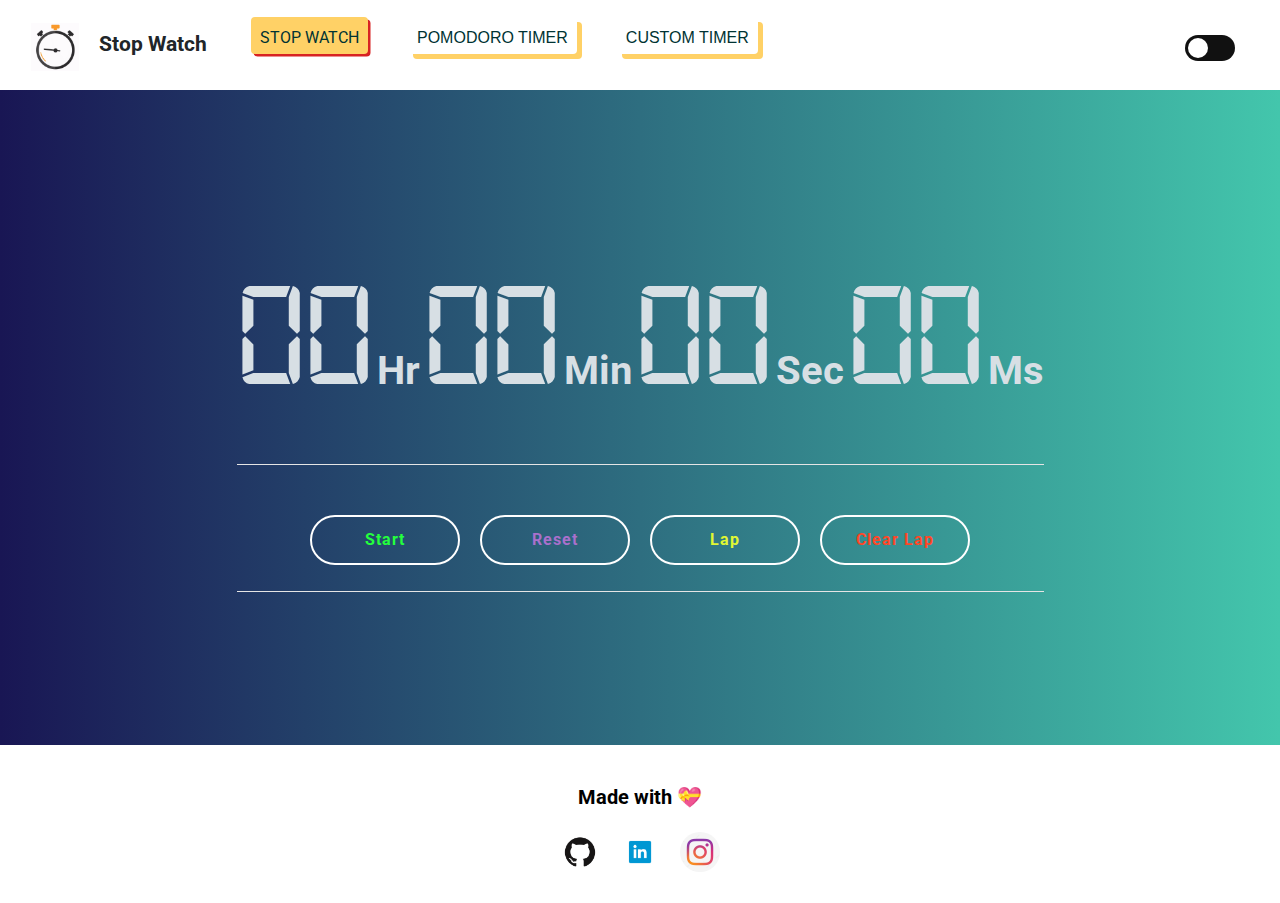
<file: timerstopwatch/stopwatch/index.html>
<!DOCTYPE html>
<html>

<head>
  <meta charset="utf-8" />
  <meta http-equiv="X-UA-Compatible" content="IE=edge" />
  <title>Stop-Watch</title>
  <meta name="description" content="" />
  <meta name="viewport" content="width=device-width, initial-scale=1" />

  <!-- External CSS File Link -->
  <link rel="stylesheet" href="./style.css" />

  <!-- External JS File Link -->

  <!-- Favicon Icon-->
  <link rel="icon" type="image/png" href="./img/favicon.png" />

  <!-- jquery CDN -->
  <script src="https://cdnjs.cloudflare.com/ajax/libs/jquery/3.4.0/jquery.min.js"></script>
  <script type="text/javascript" src="jquery.js"></script>

  <!-- FontAwesome CDN-->
  <link rel="stylesheet" href="https://pro.fontawesome.com/releases/v5.10.0/css/all.css"
    integrity="sha384-AYmEC3Yw5cVb3ZcuHtOA93w35dYTsvhLPVnYs9eStHfGJvOvKxVfELGroGkvsg+p" crossorigin="anonymous" />
  <!-- Bootstrap CDN -->
  <link rel="stylesheet" href="https://maxcdn.bootstrapcdn.com/bootstrap/4.0.0/css/bootstrap.min.css"
    integrity="sha384-Gn5384xqQ1aoWXA+058RXPxPg6fy4IWvTNh0E263XmFcJlSAwiGgFAW/dAiS6JXm" crossorigin="anonymous" />
  <script src="https://cdn.jsdelivr.net/npm/bootstrap@5.2.2/dist/js/bootstrap.bundle.min.js"></script>
</head>

<body>

  <nav class="navbar navbar-default  navbar-expand-lg  bg-white thinner navcol">
    <div class="container-fluid">
        <div class="maintitle">
          <img src="./img/logo.gif"
            style="height: 3rem; width: 3rem;margin-right:1rem; font-weight:bold" alt=""> <span id="title1">Stop Watch</span>
        </div>
      <button class="navbar-toggler" style="background-color: rgb(77, 123, 247);" type="button"
        data-bs-toggle="collapse" data-bs-target="#navbarSupportedContent" aria-controls="navbarSupportedContent"
        aria-expanded="false" aria-label="Toggle navigation">
        <span class="navbar-toggler-icon"></span>
      </button>
      <div class="collapse navbar-collapse" id="navbarSupportedContent">
        <ul class="navbar-nav mr-auto">
          <li class="nav-item px-4">
            <a class="nav-link btn secondary" id="link--active"
              style="font-family:'Lucida Sans', font-weight 'bold', 'Lucida Sans Regular', 'Lucida Grande', 'Lucida Sans Unicode', Geneva, Verdana, sans-serif; color:#003333;"
              href="#">
              STOP WATCH
            </a>
            <a class="nav-link btn secondary"
              style="font-family:'Lucida Sans', 'Lucida Sans : Regular', 'Lucida Grande', 'Lucida Sans Unicode', Geneva, Verdana, sans-serif; color:#003333;"
              href="pomodoro/index.html">
              POMODORO TIMER
            </a>
            <a class="nav-link btn secondary"
              style="font-family:'Lucida Sans', 'Lucida Sans : Regular', 'Lucida : Grande', 'Lucida Sans : Unicode', Geneva, Verdana, sans-serif; color:#003333;"
              href="custom_timer/timer.html">
              CUSTOM TIMER
            </a>
          </li>
        </ul>
        <div id="switch-theme">
          <input type="checkbox" id="light" class="checkbox">
          <label for="checkbox" class="label">
            <i class="fas fa-moon"></i>
            <i class="fas fa-sun"></i>
            <div class="ball">
              <!-- </ball> -->
            </div>
          </label>
        </div>
      </div>
  </div>
</nav>

  <div class="container-fluid">
    <div id="container">
      <div>
        <div id="time">
          <span>
            <span class="digit" id="hr">00</span>
            <span class="txt">Hr</span>
          </span>
          <span>
            <span class="digit" id="min">00</span>
            <span class="txt">Min</span>
          </span>
          <span>
            <span class="digit" id="sec">00</span>
            <span class="txt">Sec</span>
          </span>
          <span>
            <span class="digit" id="count">00</span>
            <span class="txt">Ms</span>
          </span>
        </div>
        <span class="todayDate">
          <h3><span id="d1"></span></h3>
        </span>
      </div>
      <hr />
      <div id="btn-container">
        <button class="buttons" id="start" onclick="start()">
          <i class="fas fa-play-circle"></i> Start
        </button>
        <!--   <button class="btn" id="stop" onclick="stop()">Stop</button> -->
        <button class="buttons" id="reset" onclick="reset()">
          <i class="fas fa-undo"></i> Reset
        </button>
        <button class="buttons" id="lap" onclick="lap()">
          <i class="fas fa-stopwatch"></i> Lap
        </button>
        <button class="buttons" id="clearlap" onclick="clearLap()">
          <i class="fas fa-trash"></i> Clear Lap
        </button>
      </div>
      <div>
        <div id="record-container">
          <table id="record-table">
            <tr>
              <th>Lap Number</th>
              <th>Time</th>
              <th>Diff</th>
            </tr>
            <tbody id="record-table-body"></tbody>
          </table>
        </div>
      </div>
      <hr />
    </div>
  </div>

  <script type="text/javascript">
    // start or stop stopwatch using "spacebar" key
    document.addEventListener("keyup", (event) => {
      if (event.code === "Space") {
        start();
      }
    });
    document.addEventListener("keyup", (event) => {
      if (event.code === "Backspace") {
        reset();
      }
    });
    document.addEventListener("keyup", (event) => {
      if (event.code === "Enter") {
        lap();
      }
    });

    document.addEventListener("keyup", (event) => {
      if (event.code === "Numpad0") {
        clearLap();
      }
    });
  </script>
  <script src="script.js"></script>

  <!-- FOOTER -->
  <footer>
    <div class="container-fluid my-class foot">
      <div class="container">
        <p class="textfooter" style="margin-top: 2rem;">Made with 💝</p>

        <div>
          <ul style="color: white" class="social-links">
            <li class="hov">
              <a href="https://github.com/Romil-patel696">
                <img class="link" src="./img/GitHub.png" /></a>
            </li>
            <li class="hov">
              <a href="www.linkedin.com/in/romil-patel4217">
                <img class="link" src="./img/LinkedinLogo.png" /></a>
            </li>
            <li class="hov">
              <a href="#">
                <img class="link" src="./img/Instagram.png" /></a>
            </li>
          </ul>
        </div>
      </div>
    </div>
    
    <!-- </container> -->
  </footer>
</body>

</html>
</file>
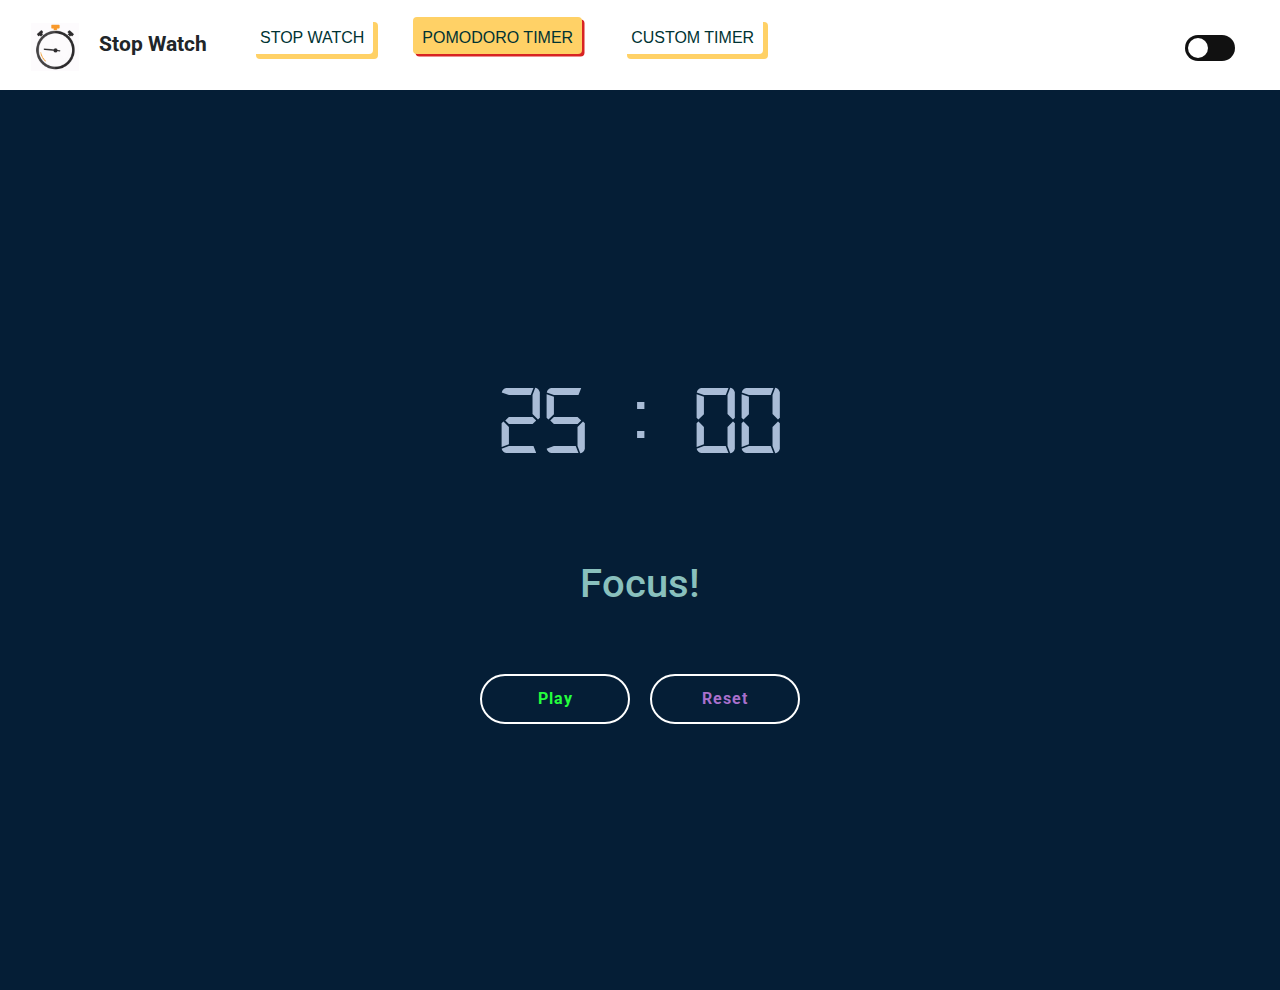
<file: timerstopwatch/stopwatch/pomodoro/index.html>
<!DOCTYPE html>
<html lang='en'>

<head>
    <meta charset='UTF-8'>
    <meta http-equiv='X-UA-Compatible' content='IE=edge'>
    <meta name='viewport' content='width=device-width, initial-scale=1.0'>

    <!-- Roboto font -->
    <link rel="preconnect" href="https://fonts.googleapis.com">
    <link rel="preconnect" href="https://fonts.gstatic.com" crossorigin>
    <link href="https://fonts.googleapis.com/css2?family=Roboto:wght@100;300&display=swap" rel="stylesheet">

    <!-- Favicon Icon-->
    <link rel="apple-touch-icon" sizes="180x180" href="../img/Pomodoro.png">
    <link rel="icon" type="image/png" sizes="32x32" href="../img/Pomodoro.png">

    <!-- jquery CDN -->
    <script src="https://cdnjs.cloudflare.com/ajax/libs/jquery/3.4.0/jquery.min.js"></script>
    <script src="https://cdnjs.cloudflare.com/ajax/libs/jquery/3.4.0/jquery.min.js"></script>

    <!-- FontAwesome CDN-->
    <link rel="stylesheet" href="https://pro.fontawesome.com/releases/v5.10.0/css/all.css"
        integrity="sha384-AYmEC3Yw5cVb3ZcuHtOA93w35dYTsvhLPVnYs9eStHfGJvOvKxVfELGroGkvsg+p" crossorigin="anonymous" />

    <link href='https://cdn.jsdelivr.net/npm/bootstrap@5.1.1/dist/css/bootstrap.min.css' rel='stylesheet'
        integrity='sha384-F3w7mX95PdgyTmZZMECAngseQB83DfGTowi0iMjiWaeVhAn4FJkqJByhZMI3AhiU' crossorigin='anonymous'>
    <link rel='stylesheet' href='index.css' />
    <link rel="stylesheet" href="..\style.css"
    <!-- Bootstrap CDN -->
    <link rel="stylesheet" href="https://maxcdn.bootstrapcdn.com/bootstrap/4.0.0/css/bootstrap.min.css"
        integrity="sha384-Gn5384xqQ1aoWXA+058RXPxPg6fy4IWvTNh0E263XmFcJlSAwiGgFAW/dAiS6JXm" crossorigin="anonymous" />
    <script src="https://cdn.jsdelivr.net/npm/bootstrap@5.2.2/dist/js/bootstrap.bundle.min.js"></script>

    <title>Pomodoro timer</title>
</head>

<body>
    <nav class="navbar navbar-default  navbar-expand-lg  bg-white thinner navcol">
        <div class="container-fluid">
            <div class="maintitle">
                <img src="../img/logo.gif" style="height: 3rem; width: 3rem;margin-right:1rem;" alt=""> <span
                    id="title1">Stop Watch</span>
            </div>
            <button class="navbar-toggler" style="background-color: rgb(77, 123, 247);" type="button"
                data-bs-toggle="collapse" data-bs-target="#navbarSupportedContent"
                aria-controls="navbarSupportedContent" aria-expanded="false" aria-label="Toggle navigation">
                <span class="navbar-toggler-icon"></span>
            </button>
            <div class="collapse navbar-collapse" id="navbarSupportedContent">
                <ul class="navbar-nav mr-auto">
                    <li class="nav-item px-4">
                        <a class="nav-link btn secondary"
                            style="font-family:'Lucida Sans', 'Lucida Sans Regular', 'Lucida Grande', 'Lucida Sans Unicode', Geneva, Verdana, sans-serif; color:#003333;"
                            href="../index.html">
                            STOP WATCH
                        </a>
                        <a class="nav-link btn secondary" id="link--active"
                            style="font-family:'Lucida Sans', 'Lucida Sans Regular', 'Lucida Grande', 'Lucida Sans Unicode', Geneva, Verdana, sans-serif; color:#003333;"
                            href="#">
                            POMODORO TIMER
                        </a>
                        <a class="nav-link btn secondary"
                            style="font-family:'Lucida Sans', 'Lucida Sans Regular', 'Lucida Grande', 'Lucida Sans Unicode', Geneva, Verdana, sans-serif; color:#003333;"
                            href="../custom_timer/timer.html">
                            CUSTOM TIMER
                        </a>
                    </li>
                </ul>
                <div id="switch-theme">
                    <input type="checkbox" id="light" class="checkbox">
                    <label for="checkbox" class="label">
                        <i class="fas fa-moon"></i>
                        <i class='fas fa-sun'></i>
                        <div class='ball'>
                            </ball>
                        </div>
                    </label>
                </div>
            </div>
    </nav>
    <div class='row h-100 justify-content-center active' id='counter-background'>
        <div class='col-12 my-auto'>
            <div class='row justify-content-center'>
                <div class='col-auto my-auto'>
                    <p class='timer' id='minutes'>
                        00
                    </p>
                </div>
                <div class='col-auto my-auto'>
                    <p class='timer'>
                        :
                    </p>
                </div>
                <div class='col-auto my-auto'>
                    <p class='timer' id='seconds'>
                        00
                    </p>
                </div>
            </div>
            <div class='row justify-content-center'>
                <div class='col-auto py-5 px-4 hide' id='focus'>
                    <h1 class='text-center'>
                        Focus!
                    </h1>
                </div>
            </div>
            <div class='row justify-content-center'>
                <button type="button" class='buttons' id='timer-control' onClick='startPomoCounter()'>
                    <i class="fas fa-play-circle"></i> Play
                </button>

                <button type="button" class='buttons' id='reset' onClick='reset()'>
                    <i class="fas fa-undo"></i> Reset
                </button>
                <!-- <button class="buttons inactive" id="start" onclick='startPomoCounter()'>
                    <i class="fas fa-play-circle"></i> Start
                </button>
                <button class="buttons inactive" id="reset" onclick="reset()">
                    <i class="fas fa-undo"></i> Reset
                </button> -->
            </div>
        </div>
    </div>
    <script src="pomodoro.js" type="text/javascript"></script>
    <!-- <script src="jquery.js"></script> -->

    <script src="https://code.jquery.com/jquery-3.2.1.slim.min.js"
        integrity="sha384-KJ3o2DKtIkvYIK3UENzmM7KCkRr/rE9/Qpg6aAZGJwFDMVNA/GpGFF93hXpG5KkN"
        crossorigin="anonymous"></script>
    <script src="https://cdnjs.cloudflare.com/ajax/libs/popper.js/1.12.9/umd/popper.min.js"
        integrity="sha384-ApNbgh9B+Y1QKtv3Rn7W3mgPxhU9K/ScQsAP7hUibX39j7fakFPskvXusvfa0b4Q"
        crossorigin="anonymous"></script>
</body>

</html>
</file>
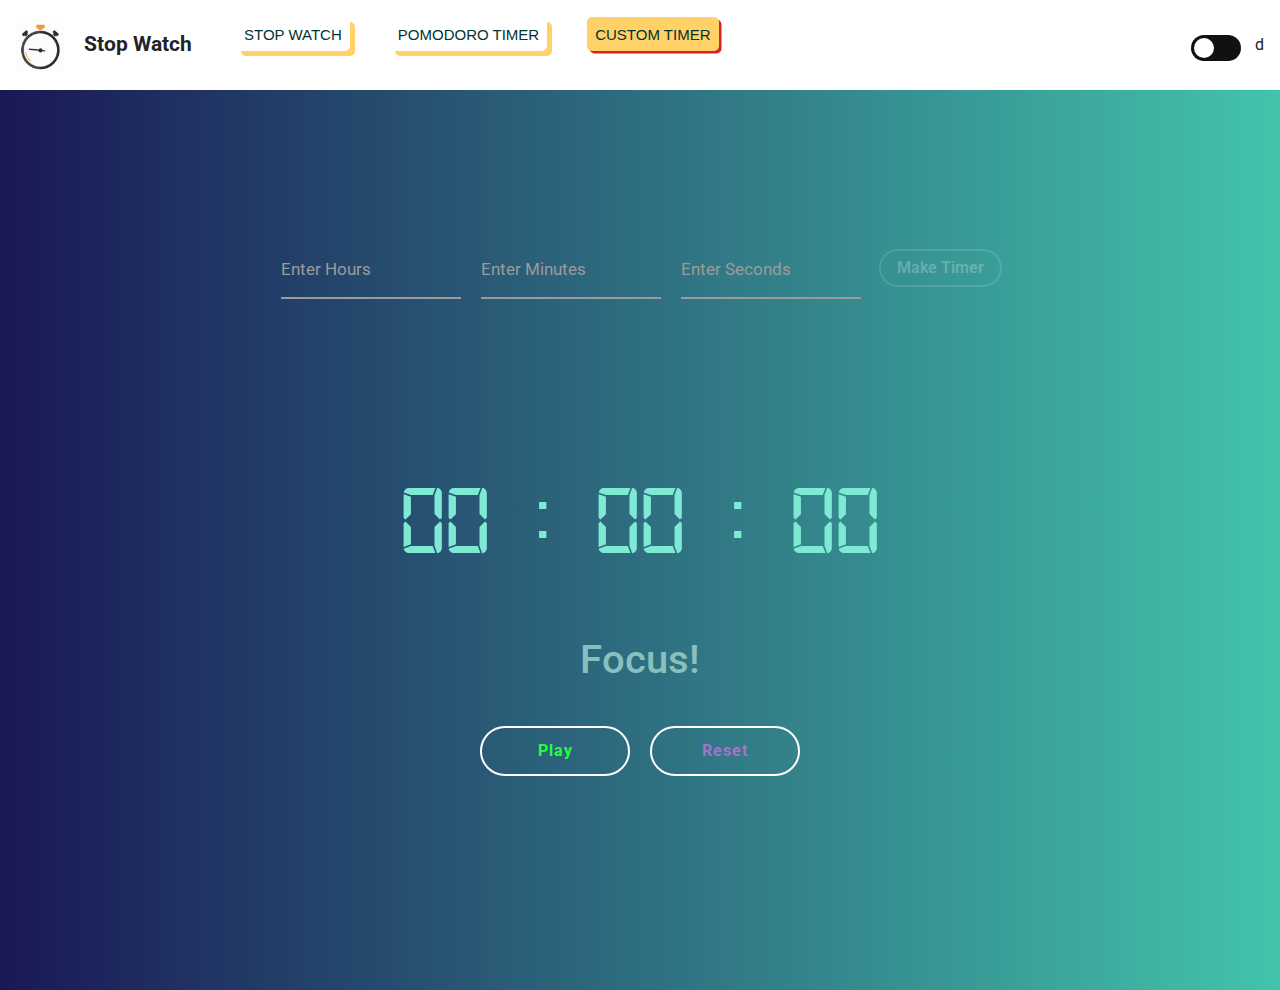
<file: timerstopwatch/stopwatch/custom_timer/timer.html>
<!DOCTYPE html>
<html lang="en">

<head>
  <meta charset="UTF-8" />
  <meta http-equiv="X-UA-Compatible" content="IE=edge" />
  <meta name="viewport" content="width=device-width, initial-scale=1.0" />

  <!-- Roboto font -->
  <link rel="preconnect" href="https://fonts.googleapis.com">
  <link rel="preconnect" href="https://fonts.gstatic.com" crossorigin>
  <link href="https://fonts.googleapis.com/css2?family=Roboto:wght@100;300&display=swap" rel="stylesheet">

  <!-- Favicon Icon-->
  <link rel="apple-touch-icon" sizes="180x180" href="../img/Pomodoro.png">
  <link rel="icon" type="image/png" sizes="32x32" href="../img/Pomodoro.png">

  <!-- jquery CDN -->
  <script src="https://cdnjs.cloudflare.com/ajax/libs/jquery/3.4.0/jquery.min.js"></script>
  <script src="https://cdnjs.cloudflare.com/ajax/libs/jquery/3.4.0/jquery.min.js"></script>

  <!-- FontAwesome CDN-->
  <link rel="stylesheet" href="https://pro.fontawesome.com/releases/v5.10.0/css/all.css"
    integrity="sha384-AYmEC3Yw5cVb3ZcuHtOA93w35dYTsvhLPVnYs9eStHfGJvOvKxVfELGroGkvsg+p" crossorigin="anonymous" />

  <link href="https://cdn.jsdelivr.net/npm/bootstrap@5.1.1/dist/css/bootstrap.min.css" rel="stylesheet"
    integrity="sha384-F3w7mX95PdgyTmZZMECAngseQB83DfGTowi0iMjiWaeVhAn4FJkqJByhZMI3AhiU" crossorigin="anonymous">
  <!-- Bootstrap CDN -->
  <link rel="stylesheet" href="https://maxcdn.bootstrapcdn.com/bootstrap/4.0.0/css/bootstrap.min.css"
    integrity="sha384-Gn5384xqQ1aoWXA+058RXPxPg6fy4IWvTNh0E263XmFcJlSAwiGgFAW/dAiS6JXm" crossorigin="anonymous" />
  <script src="https://cdn.jsdelivr.net/npm/bootstrap@5.2.2/dist/js/bootstrap.bundle.min.js"></script>

  <link rel="stylesheet" href="timer.css" />
  <link rel="stylesheet" href="..\style.css" />

  <title>Custom Timer</title>
</head>

<body>
  <nav class="navbar navbar-default  navbar-expand-lg  bg-white thinner navcol">
    <div class="container-fluid">
      <div class="maintitle">
        <img src="../img/logo.gif" style=" height: 3rem; width: 3rem;margin-right:1rem;" alt=""> <span id="title1">Stop
          Watch</span>
      </div>
      <button class="navbar-toggler" style="background-color: rgb(77, 123, 247);" type="button"
        data-bs-toggle="collapse" data-bs-target="#navbarSupportedContent" aria-controls="navbarSupportedContent"
        aria-expanded="false" aria-label="Toggle navigation">
        <span class="navbar-toggler-icon"></span>
      </button>
      <div class="collapse navbar-collapse" id="navbarSupportedContent">
        <ul class="navbar-nav mr-auto">
          <li class="nav-item px-4">
            <a class="nav-link btn secondary"
              style="font-family:'Lucida Sans', 'Lucida Sans Regular', 'Lucida Grande', 'Lucida Sans Unicode', Geneva, Verdana, sans-serif; color:#003333;"
              href="../index.html">
              STOP WATCH
            </a>
            <a class="nav-link btn secondary"
              style="font-family:'Lucida Sans', 'Lucida Sans Regular', 'Lucida Grande', 'Lucida Sans Unicode', Geneva, Verdana, sans-serif; color:#003333;"
              href="../pomodoro/index.html">
              POMODORO TIMER
            </a>
            <a class="nav-link btn secondary" id="link--active"
              style="font-family:'Lucida Sans', 'Lucida Sans Regular', 'Lucida Grande', 'Lucida Sans Unicode', Geneva, Verdana, sans-serif; color:#003333;"
              href="#">
              CUSTOM TIMER
            </a>
          </li>
        </ul>
        <div id="switch-theme">
          <input type="checkbox" id="light" class="checkbox">
          <label for="checkbox" class="label">
            <i class="fas fa-moon"></i>
            <i class="fas fa-sun"></i>
            <div class="ball">
              <!-- </ball> -->
            </div>
          </label>
        </div>
      </div>
      </div>d
  
    </nav>
  <div class="row h-100 justify-content-center active" id="counter-background">
    <div class="col-auto" id="custom-timer-form">
      <div class="form__group field">
        <input 
        type="number"
        placeholder=""
        id="hoursInput"
        class="form__field justify-content-between time"
        >
        <label for="name" class="form__label">Enter Hours</label>
    </div>
      <div class="form__group field">
        <input 
        type="number"
        placeholder=""
        id="minutesInput"
        class="form__field justify-content-between time"
        >
        <label for="name" class="form__label">Enter Minutes</label>
    </div>
      <div class="form__group field">
        <input 
        type="number"
        placeholder=""
        id="secondsInput"
        class="form__field justify-content-between time"
        >
        <label for="name" class="form__label">Enter Seconds</label>
    </div>

      <button 
      type="submit"
        class="animated-button btn-outline-success button-pill px-3"
        for="time"
        onclick="setCustomTime(hoursInput.value,minutesInput.value,secondsInput.value)">
        <span>Make Timer</span>
        <span></span>
      </button>
      
    </div>
    <div class="col-12 my-5" id="timer-container">
      <div class="row justify-content-center">
        <div class="col-auto my-auto">
          <p class="timer" id="hours">00</p>
        </div>
        <div class="col-auto my-auto">
          <p class="timer">:</p>
        </div>
        <div class="col-auto my-auto">
          <p class="timer" id="minutes">00</p>
        </div>
        <div class="col-auto my-auto">
          <p class="timer">:</p>
        </div>
        <div class="col-auto my-auto">
          <p class="timer" id="seconds">00</p>
        </div>
      </div>
      <div class="row justify-content-center">
        <div class="col-auto py-4 px-4 hide" id="focus">
          <h1 class="text-center">Focus!</h1>
        </div>
      </div>
      <div class="row justify-content-center">
        <button type="button" class="buttons" id="timer-control"
          onclick="startCustomTimerCounter()">
          <i class="fas fa-play-circle"></i> Play
        </button>

        <button type="button" class="buttons" id="reset" onclick="reset()">
          <i class="fas fa-undo"></i> Reset
        </button>
      </div>
    </div>
  </div>
  <script src="timer.js" type="text/javascript"></script>

  <script src="https://code.jquery.com/jquery-3.2.1.slim.min.js"
    integrity="sha384-KJ3o2DKtIkvYIK3UENzmM7KCkRr/rE9/Qpg6aAZGJwFDMVNA/GpGFF93hXpG5KkN"
    crossorigin="anonymous"></script>
  <script src="https://cdnjs.cloudflare.com/ajax/libs/popper.js/1.12.9/umd/popper.min.js"
    integrity="sha384-ApNbgh9B+Y1QKtv3Rn7W3mgPxhU9K/ScQsAP7hUibX39j7fakFPskvXusvfa0b4Q"
    crossorigin="anonymous"></script>
</body>

</html>
</file>
<file: timerstopwatch/stopwatch/style.css>
@import url('https://fonts.googleapis.com/css2?family=Roboto:wght@400;500;700&display=swap');

body {
  background: #7fe9d4;
  /* fallback for old browsers */
  background: -webkit-linear-gradient(to right, #191654, #43c6ac);
  /* Chrome 10-25, Safari 5.1-6 */
  background: linear-gradient(to right, #191654, #43c6ac);
  /* W3C, IE 10+/ Edge, Firefox 16+, Chrome 26+, Opera 12+, Safari 7+ */
  display: block;
  height: 100vh;
}

hr {
  background-color: #fff;
}

#link--active {
  box-shadow: none;
  background-color: #FFD166;
  box-shadow: 2.5px 2.5px 0 var(--active);
}

.container-fluid {
  padding: 0.3rem;
}

.thinner {
  margin-top: 0;
  margin-bottom: 0px;
  height: 90px;
}

.maintitle{
  margin-bottom: 1rem;
}
#title1{
  font-weight: 700;
  font-size: 1.3rem;
}
.container-fluid {
  display: flex;
  justify-content: space-around;
  align-items: center;
}

.navbar-collapse {
  top: -10px;
  position: relative;
}

#container {
  color: #d7dfe4;
  margin-top: 8rem;
}

.digit {
  font-size: 150px;
  /*font-weight: bold;*/
  font-family: "digital-7";
}

.txt {
  font-size: 40px;
  font-weight: bold;
}

#btn-container {
  display: flex;
  width: 100%;
  justify-content: center;
  margin-top: 40px;
  flex-wrap: wrap;
}

.btn {
  padding: 7px 25px;
  font-size: 15px;
  margin: 4px 10px;
  color: white;
  border: 0px;
  border-radius: 5px;
  cursor: pointer;
}


#time {
  width: 100%;
}

@media screen and (max-width: 990px) {
  #time .digit {
    font-size: 4.3rem;
  }

  #time .txt {
    font-size: 2.1rem;
  }
}

@media screen and (max-width: 991px) {

  #switch-theme input[type='checkbox'],
  #switch-theme label {
    position: relative;
  }

  #switch-theme label {
    margin-top: -1.6rem;
  }

  #switch-theme {
    max-width: max-content;
  }
  .maintitle{
    margin-bottom: 0rem;
  }
}

@media screen and (max-width: 890px) {
  #time .digit {
    font-size: 4rem;
  }

  #time .txt {
    font-size: 1.9rem;
  }

  #time {
    display: flex;
    align-items: center;
    justify-content: center;
  }

  #container {
    display: flex;
    flex-direction: column;
    align-items: center;
  }
}

@media screen and (max-width: 590px) {
  #time .digit {
    font-size: 3rem;
  }

  #time .txt {
    font-size: 1.5rem;
  }

  #btn-container {
    width: 100%;
    justify-content: space-around;
  }
}

@media screen and (max-width: 490px) {
  #time .digit {
    font-size: 2.6rem;
  }

  #time .txt {
    font-size: 1.2rem;
  }
}

#clearLap {
  background-color: #ee42a6;
}

#laps {
  margin-top: 100px;
  text-align: center;
  font-size: 25px;
}

#record-container {
  /* record container is hidden by default */
  display: none;

  margin-top: 20px;
  font-family: Arial, Helvetica, sans-serif;
  text-align: center;
}

#record-table {

  width: 100%;
  border-collapse: collapse;
  margin: 50px auto;

}

/* tr:nth-of-type(odd) { 
	background: rgb(65, 65, 65); 
	} */


#record-table th,
td,
tr {
  text-align: center;
  border-radius: 3px;
  padding: 25px 30px;
  box-shadow: 0px 0px 9px 0px rgba(0, 0, 0, 0.1);
  color: #000;

}

tr {
  background-color: #ffffff;
  margin-bottom: 25px;
}

th {
  background-color: #95A5A6;
  font-size: 14px;
  text-transform: uppercase;
  letter-spacing: 0.03em;
}

#record-table-body:nth-child(n + 7) {
  visibility: hidden;
}

#record-table::-webkit-scrollbar {
  width: 4px;
}

#record-table::-webkit-scrollbar-track {
  border-radius: 20px;
 
  -webkit-box-shadow: inset 0 0 6px rgba(0, 0, 0, 0.5);
  box-shadow: none;
}

#record-table::-webkit-scrollbar-thumb {
  border-radius: 20px;
  
  -webkit-box-shadow: inset 0 0 6px rgba(0, 0, 0, 0.5);
  box-shadow: 0in;
}

/*DIGITAL CLOCK FONT*/

@font-face {
  font-family: "digital-7";
  src: url("fonts/digital-7.ttf");
}

.checkbox {
  opacity: 0;
  position: relative;
  top: 0px;
  right: 27px;
  z-index: 10;
  height: 3rem;
  width: 4rem;
  cursor: pointer;
}

.label {
  width: 50px;
  height: 26px;
  background-color: #111;
  display: flex;
  border-radius: 50px;
  align-items: center;
  justify-content: space-between;
  padding: 5px;
  margin-top: -40px;
  position: relative;
  transform: scale(1);
}

.ball {
  width: 20px;
  height: 20px;
  background-color: white;
  position: absolute;
  top: 3px;
  left: 3px;
  border-radius: 50%;
  transition: transform 0.2s linear;
}

.checkbox:checked+.label .ball {
  transform: translateX(24px);
}

.fa-moon {
  color: pink;
}

.fa-sun {
  color: yellow;
}

.todayDate {
  display: block;
  text-align: center;
  font-weight: bold;
}

.hov {
  width: 40px;
  height: 40px;
}

.hov:hover {
  transition: 2s;
  width: 60px;
  height: 60px;
}

#start {
  color: hsl(127, 100%, 57%);
}

#start:hover {
  color: #000000;
  background: hsl(131, 100%, 69%);
  box-shadow: 0 0 10px hsl(151, 88%, 70%), 0 0 40px hsl(159, 93%, 77%), 0 0 80px hsl(157, 96%, 72%);
  transition-delay: 0.001s;
  font-size: large;
}

#reset {
  color: #a970cc;
}

#reset:hover {
  color: #000000;
  background: hwb(277 6% 7%);
  box-shadow: 0 0 10px #9f2c99, 0 0 40px #481844, 0 0 80px #c18cd0;
  transition-delay: 0.001s;
  font-size: large;
}

#lap {
  color: #e0f733;
}

#lap:hover {
  color: #000000;
  background: hwb(61 31% 0%);
  box-shadow: 0 0 10px hwb(68 57% 0%), 0 0 40px hwb(68 54% 0%), 0 0 80px hwb(70 63% 1%);
  transition-delay: 0.001s;
  font-size: large;
}

#clearlap {
  color: rgb(255, 71, 39);
}

#clearlap:hover {
  color: #000000;
  background: rgb(255, 89, 38);
  box-shadow: 0 0 10px rgb(255, 118, 63), 0 0 40px rgb(255, 106, 103), 0 0 80px rgb(255, 137, 104);
  transition-delay: 0.001s;
  font-size: large;
}

.nav-item {
  display: flex;
}

.nav-item>a {
  margin-right: 30px;
}

.nav-item>a:hover {
  box-shadow: rgba(0, 0, 0, 0.185) 0px 3px 8px;
}

.buttons {
  color: #fefefe;
  outline: none;
  height: 50px;
  text-align: center;
  width: 150px;
  border-radius: 55px;
  background: #8b19ae00;
  letter-spacing: 1px;
  text-shadow: 0;
  font-size: 16px;
  font-weight: bold;
  cursor: pointer;
  transition: all 0.25s ease;
  margin: 10px;
  font-family: 'Roboto';
  overflow: hidden;
  border: 2px solid white;
}

.buttons:hover {
  color: #1b5c7e;
  background: #46f5f8;
  box-shadow: 0 0 10px #29d3d6, 0 0 40px #29d3d6, 0 0 80px #29d3d6;
  transition-delay: 0.001s;
}

.buttons:active {
  letter-spacing: 2px;
}

.buttons:focus {
  outline: none;
}

#disabling {
  pointer-events: none;
}


::-webkit-scrollbar {
  width: 10px;
  background-color: #ffffff90;
  /* background-color: transparent; */
}

::-webkit-scrollbar-thumb {
  border-radius: 10px;
  /* background-image: -webkit-gradient(linear,
      left bottom,
      left top,
      color-stop(0.44, rgb(122, 153, 217)),
      color-stop(0.72, rgb(73, 125, 189)),
      color-stop(0.86, rgb(28, 58, 148))); */
  background-color: rgba(46, 46, 46, 0.729);
}

footer {
  height: 290px;
  display: flex !important;
  flex-direction: column;
  justify-content: center;
  align-items: center;
  text-decoration-color: white;
  /* text-emphasis-style: bold; */

}

.social-links {
  display: flex !important;
  justify-content: center;
  align-items: center;
  padding: 0px;
}

li {
  width: max(5vw, 2.5rem);
  height: max(5vw, 2.5rem);
  list-style: none;
  margin: 10px;
}

.link {
  width: 100%;
  height: 100%;
  display: flex !important;
  justify-content: center;
  align-items: center;
  border-radius: 50%;
  background-color: #fff;
  color: #000;
  font-size: 20px;
  transition: all 0.5s ease;
}

.textfooter {
  color: black;
  font-size: 20px;
  font-weight: bold;
  margin: 10px;
  text-align: center;
}

.container-fluid {
  margin-top: auto;
  padding-left: 0;
  padding-right: 0;
}

.my-class {
  background: white;
}

:root {
  --main: #FFD166;
  --active: #d82323;
  --secondary: #800080;
  --tertiary: #;
  --light: white;
  --dark: black;
}

.btn {
  background-color: white;
  padding: auto 12px;
  height: 2.3em;
  position: relative;
  box-shadow: 5px 5px 0 var(--main);
  z-index: 2;
  border-radius: 5px;
}


.btn:hover {
  cursor: pointer;
}

.btn:before {
  content: '';
  width: 0;
  height: 0;
  bottom: 0px;
  right: 0px;
  position: absolute;
  z-index: -1;
  background: var(--main);
  transition: width .3s, height .3s;
  border-top-left-radius: 5px;
}


.btn:hover:before {
  width: calc(100% - 3px);
  height: calc(100% - 3px);
}

#timer-control {
  color: hsl(127, 100%, 57%);
}

#timer-control:hover {
  color: #000000;
  background: hsl(131, 100%, 69%);
  box-shadow: 0 0 10px hsl(151, 88%, 70%), 0 0 40px hsl(159, 93%, 77%), 0 0 80px hsl(157, 96%, 72%);
  transition-delay: 0.001s;
  font-size: large;
}
</file>
<file: timerstopwatch/stopwatch/pomodoro/index.css>
body {
  height: 100vh;
  overflow: hidden;
}

#link--active {
  box-shadow: none;
  background-color: #FFD166;
  box-shadow: 2.5px 2.5px 0 var(--active);
}

@font-face {
  font-family: 'digital-7';
  src: url('fonts/digital-7.ttf');
}

.navigation {
  transition: background-color 0.5s ease;
}


.inactive {
  color: rgb(169, 188, 214);
  background: rgb(5, 30, 54);
  transition: background-color 0.5s ease;
}

.active {

  color: #7fe9d4;
  background: #7fe9d4;
  /* fallback for old browsers */
  background: -webkit-linear-gradient(to right, #191654, #43c6ac);
  /* Chrome 10-25, Safari 5.1-6 */
  background: linear-gradient(to right, #191654, #43c6ac);
  /* W3C, IE 10+/ Edge, Firefox 16+, Chrome 26+, Opera 12+, Safari 7+ */

  transition: background-color 0.5s ease;
}

.button-pill {
  font-size: 1.2em;
  border-radius: 40px;
}

.timer {
  font-size: 100px;
  font-family: 'digital-7';
}

.counter-background {
  background: rgb(1, 47, 99)
}

.hide {
  color: rgb(137, 192, 189)
}

.checkbox {
  opacity: 0;
  position: absolute;
  z-index: 10;
  height: 2rem;
  width: 4rem;
  cursor: pointer;

}

.label {
  width: 50px;
  height: 26px;
  background-color: #111;
  display: flex;
  border-radius: 50px;
  align-items: center;
  justify-content: space-between;
  padding: 5px;
  position: relative;
  transform: scale(1);
}

.ball {
  width: 20px;
  height: 20px;
  background-color: white;
  position: absolute;
  top: 2px;
  left: 2px;
  border-radius: 50%;
  transition: transform 0.2s linear;
}

.checkbox:checked+.label .ball {
  transform: translateX(24px);
}

.fa-moon {
  color: pink;
}

.fa-sun {
  color: yellow;
}

button.btn.btn-outline-primary.button-pill.px-3 {
  transition: transform 0.03s;
}

button.btn.btn-outline-primary.button-pill.px-3:hover {
  transform: scale(1.1);
  box-shadow: 1px 1px 12px 7px blue;
}

button.col-auto.bg-dark.button-pill.py-1.px-4.mx-2.inactive {
  transition: transform 0.03s;
}

button.col-auto.bg-dark.button-pill.py-1.px-4.mx-2.inactive:hover {
  transform: scale(1.05);
  box-shadow: 1px 1px 12px 7px rgb(119, 204, 238);
}

.nav {
  display: flex;
  flex-direction: row;
}

#navbarSupportedContent {
  display: flex;
  flex-direction: row;
}

#nav-links {
  display: flex;
  flex-direction: row;
}

#title1 {
  font-weight: 700;
  font-size: 1.3rem;
}
</file>
<file: timerstopwatch/stopwatch/custom_timer/timer.css>
body {
  height: 100vh;
  overflow: hidden;
}

input:focus {
  outline: none;
  border: none;
}

#link--active {
  box-shadow: none;
  background-color: #ffd166;
  box-shadow: 2.5px 2.5px 0 var(--active);
}

@font-face {
  font-family: "digital-7";
  src: url("fonts/digital-7.ttf");
}

.navigation {
  transition: background-color 0.5s ease;
}

.inactive {
  color: rgb(169, 188, 214);
  background: rgb(5, 30, 54);
  transition: background-color 0.5s ease;
}

.active {
  color: #7fe9d4;
  background: #7fe9d4;
  /* fallback for old browsers */
  background: -webkit-linear-gradient(to right, #191654, #43c6ac);
  /* Chrome 10-25, Safari 5.1-6 */
  background: linear-gradient(to right, #191654, #43c6ac);
  /* W3C, IE 10+/ Edge, Firefox 16+, Chrome 26+, Opera 12+, Safari 7+ */

  transition: background-color 0.5s ease;
}

.button-pill {
  font-size: 1.2em;
  border-radius: 40px;
  color: hsl(127, 100%, 57%);
  border: 2px solid hsl(127, 100%, 57%);
}

.timer {
  font-size: 100px;
  font-family: "digital-7";
}

.counter-background {
  background: rgb(1, 47, 99);
}

.hide {
  color: rgb(137, 192, 189);
}

.checkbox {
  opacity: 0;
  position: absolute;
  z-index: 10;
  height: 2rem;
  width: 4rem;
  cursor: pointer;
}

.label {
  width: 50px;
  height: 26px;
  background-color: #111;
  display: flex;
  border-radius: 50px;
  align-items: center;
  justify-content: space-between;
  padding: 5px;
  position: relative;
  transform: scale(1);
}

.ball {
  width: 20px;
  height: 20px;
  background-color: white;
  position: absolute;
  top: 2px;
  left: 2px;
  border-radius: 50%;
  transition: transform 0.2s linear;
}

.checkbox:checked + .label .ball {
  transform: translateX(24px);
}

.fa-moon {
  color: pink;
}

.fa-sun {
  color: yellow;
}

button.btn.btn-outline-primary.button-pill.px-3 {
  transition: transform 0.03s;
}

button.btn.btn-outline-primary.button-pill.px-3:hover {
  transform: scale(1.1);
  box-shadow: 1px 1px 12px 7px blue;
}

button.col-auto.bg-dark.button-pill.py-1.px-4.mx-2.inactive {
  transition: transform 0.03s;
}

button.col-auto.bg-dark.button-pill.py-1.px-4.mx-2.inactive:hover {
  transform: scale(1.05);
  box-shadow: 1px 1px 12px 7px rgb(119, 204, 238);
}

.col-auto {
  display: flex;
  align-items: center;
}

.time {
  margin: 0 0.5rem 0 0;
}

.nav {
  display: flex;
  flex-direction: row;
}

#navbarSupportedContent {
  display: flex;
  flex-direction: row;
}

#nav-links {
  display: flex;
  flex-direction: row;
}

#title1 {
  font-weight: 700;
  font-size: 1.3rem;
}

#timer-container {
  margin-top: 0 !important;
}

#custom-timer-form {
  display: flex;
  flex-wrap: wrap;
  min-height: 200px;
  gap: 20px;
}



/* input fiels  */
.form__group {
  position: relative;
  padding: 20px 0 0;
  width: 100%;
  max-width: 180px;
}

.form__field {
  font-family: inherit;
  width: 100%;
  border: none;
  border-bottom: 2px solid #9b9b9b;
  outline: 0;
  font-size: 17px;
  color: #fff;
  padding: 7px 0;
  background: transparent;
  transition: border-color 0.2s;
}

.form__field::placeholder {
  color: transparent;
}

.form__field:placeholder-shown ~ .form__label {
  font-size: 17px;
  cursor: text;
  top: 20px;
}

.form__label {
  position: absolute;
  top: 0;
  display: block;
  transition: 0.2s;
  font-size: 17px;
  color: #9b9b9b;
  pointer-events: none;
}

.form__field:focus {
  padding-bottom: 6px;
  font-weight: 700;
  border-width: 3px;
  border-image: linear-gradient(to right, #116399, #21f341);
  border-image-slice: 1;
}

.form__field:focus ~ .form__label {
  position: absolute;
  top: 0;
  display: block;
  transition: 0.2s;
  font-size: 17px;
  color: #21f341;
  font-weight: 700;
}

/* reset input */
.form__field:required, .form__field:invalid {
  box-shadow: none;
}


/* button  */

.animated-button {
  position: relative;
  display: inline-block;
  padding: 5px 18px;
  border: none;
  font-size: 16px;
  background-color: inherit;
  border-radius: 100px;
  font-weight: 600;
  color: #ffffff40;
  box-shadow: 0 0 0 2px #ffffff20;
  cursor: pointer;
  overflow: hidden;
  transition: all 0.6s cubic-bezier(0.23, 1, 0.320, 1);
}

.animated-button span:last-child {
  position: absolute;
  top: 50%;
  left: 50%;
  transform: translate(-50%, -50%);
  width: 20px;
  height: 20px;
  background-color: #21f341;
  border-radius: 50%;
  opacity: 0;
  transition: all 0.8s cubic-bezier(0.23, 1, 0.320, 1);
}

.animated-button span:first-child {
  position: relative;
  z-index: 1;
}

.animated-button:hover {
  box-shadow: 0 0 0 5px #21f35960;
  color: #ffffff;
}

.animated-button:active {
 
  transform: scale(0.95);
}

.animated-button:hover span:last-child {
  width: 150px;
  height: 150px;
  opacity: 1;
}
</file>
